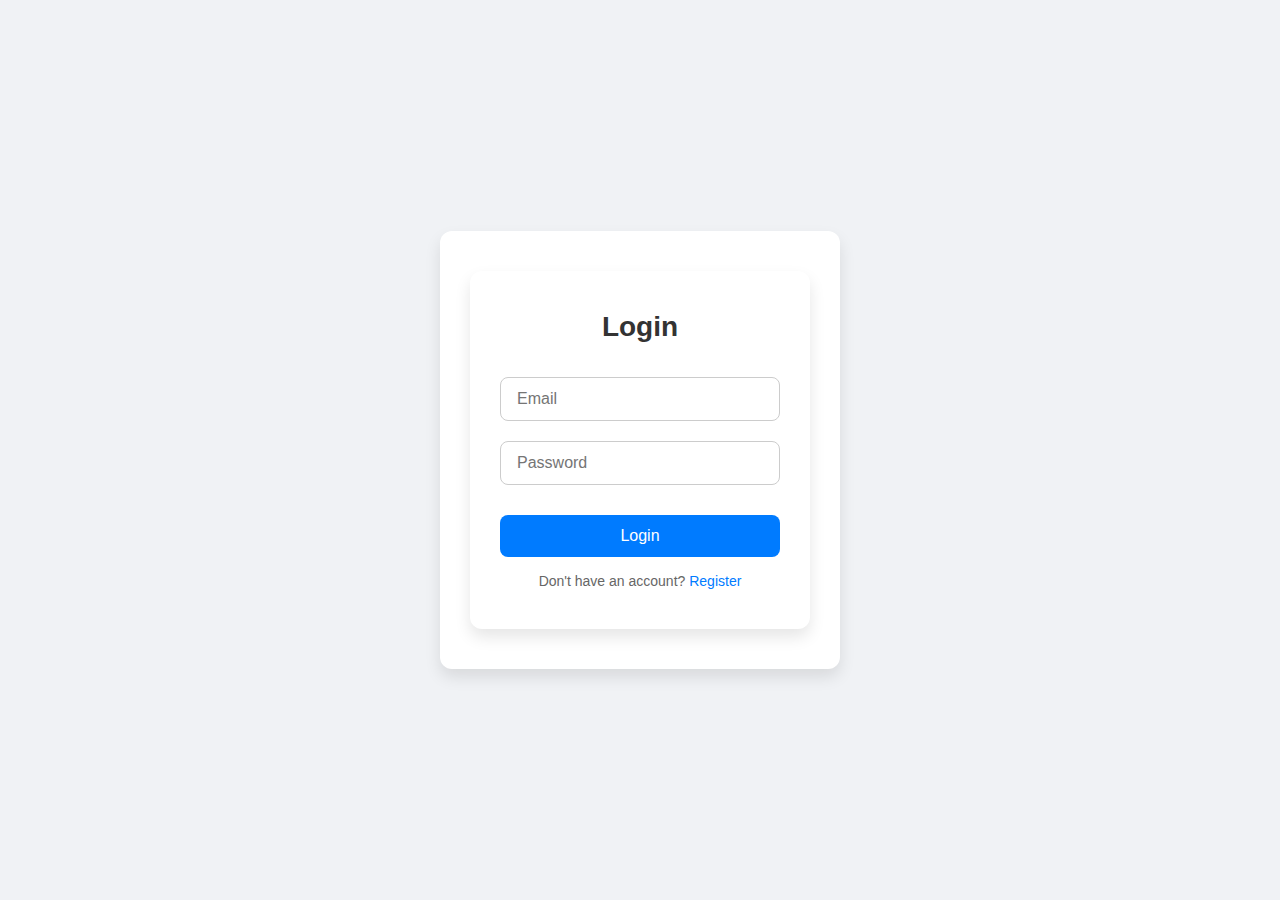
<file: html/index.html>
<!DOCTYPE html>
<html lang="en">
<head>
    <meta charset="UTF-8">
    <meta name="viewport" content="width=device-width, initial-scale=1.0">
    <title>Signin</title>
    <link rel="stylesheet" href="./../css//index.css">
</head>
<body>
    <div class="container">
        <div class="container">
            <h2>Login</h2>
            <input type="email" placeholder="Email" />
            <input type="password" placeholder="Password" />
            <button><a href="./homepage.html">Login</a></button>
            <p>Don't have an account? <a href="./register.html">Register</a></p>
          </div>
    </div>
</body>
</html>
</file>
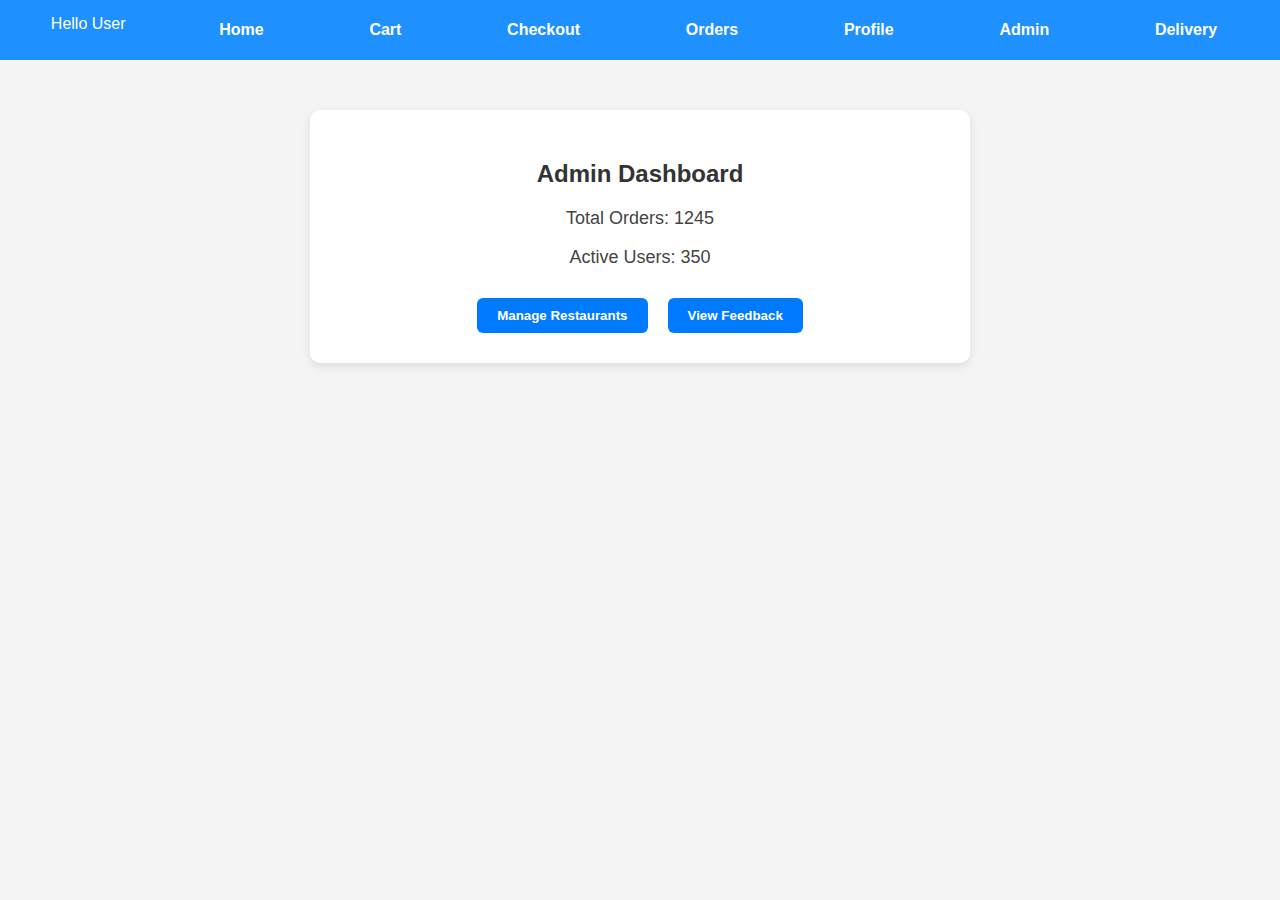
<file: html/admin.html>
<!DOCTYPE html>
<html lang="en">
<head>
  <meta charset="UTF-8" />
  <meta name="viewport" content="width=device-width, initial-scale=1.0"/>
  <title>Admin Page</title>
  <link rel="stylesheet" href="./../css/admin.css" />
</head>
<body>
  <nav class="tab-nav">
    Hello User
    <a href="./homepage.html">Home</a>
    <a href="./cart.html">Cart</a>
    <a href="./checkout.html">Checkout</a>
    <a href="./orderTracking.html">Orders</a>
    <a href="./profile.html">Profile</a>
    <a href="./admin.html">Admin</a>
    <a href="./delivery.html">Delivery</a>
  </nav>

  <div class="container">
    <h2>Admin Dashboard</h2>
    <p>Total Orders: 1245</p>
    <p>Active Users: 350</p>
    <div class="button-group">
      <button class="btn">Manage Restaurants</button>
      <button class="btn">View Feedback</button>
    </div>
  </div>
</body>
</html>
</file>
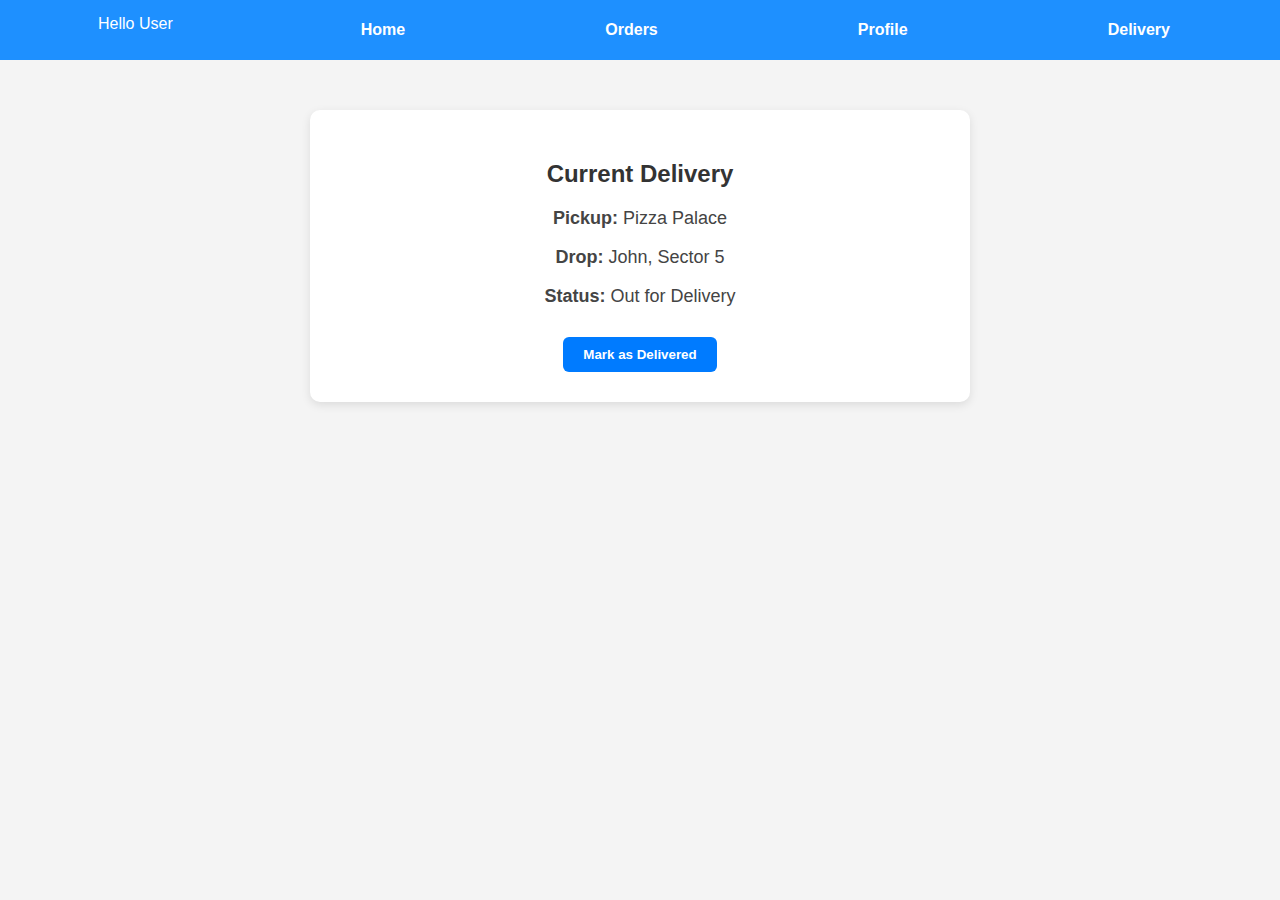
<file: html/delivery.html>
<!DOCTYPE html>
<html lang="en">
<head>
  <meta charset="UTF-8" />
  <meta name="viewport" content="width=device-width, initial-scale=1.0"/>
  <title>Delivery</title>
  <link rel="stylesheet" href="./../css/delivery.css" />
</head>
<body>
  <nav class="tab-nav">
    Hello User
    <a href="./homepage.html">Home</a>
    <a href="./orderTracking.html">Orders</a>
    <a href="./profile.html">Profile</a>
    <a href="./delivery.html">Delivery</a>
  </nav>

  <div class="container">
    <h2>Current Delivery</h2>
    <p><strong>Pickup:</strong> Pizza Palace</p>
    <p><strong>Drop:</strong> John, Sector 5</p>
    <p><strong>Status:</strong> Out for Delivery</p>
    <button class="btn">Mark as Delivered</button>
  </div>
</body>
</html>
</file>
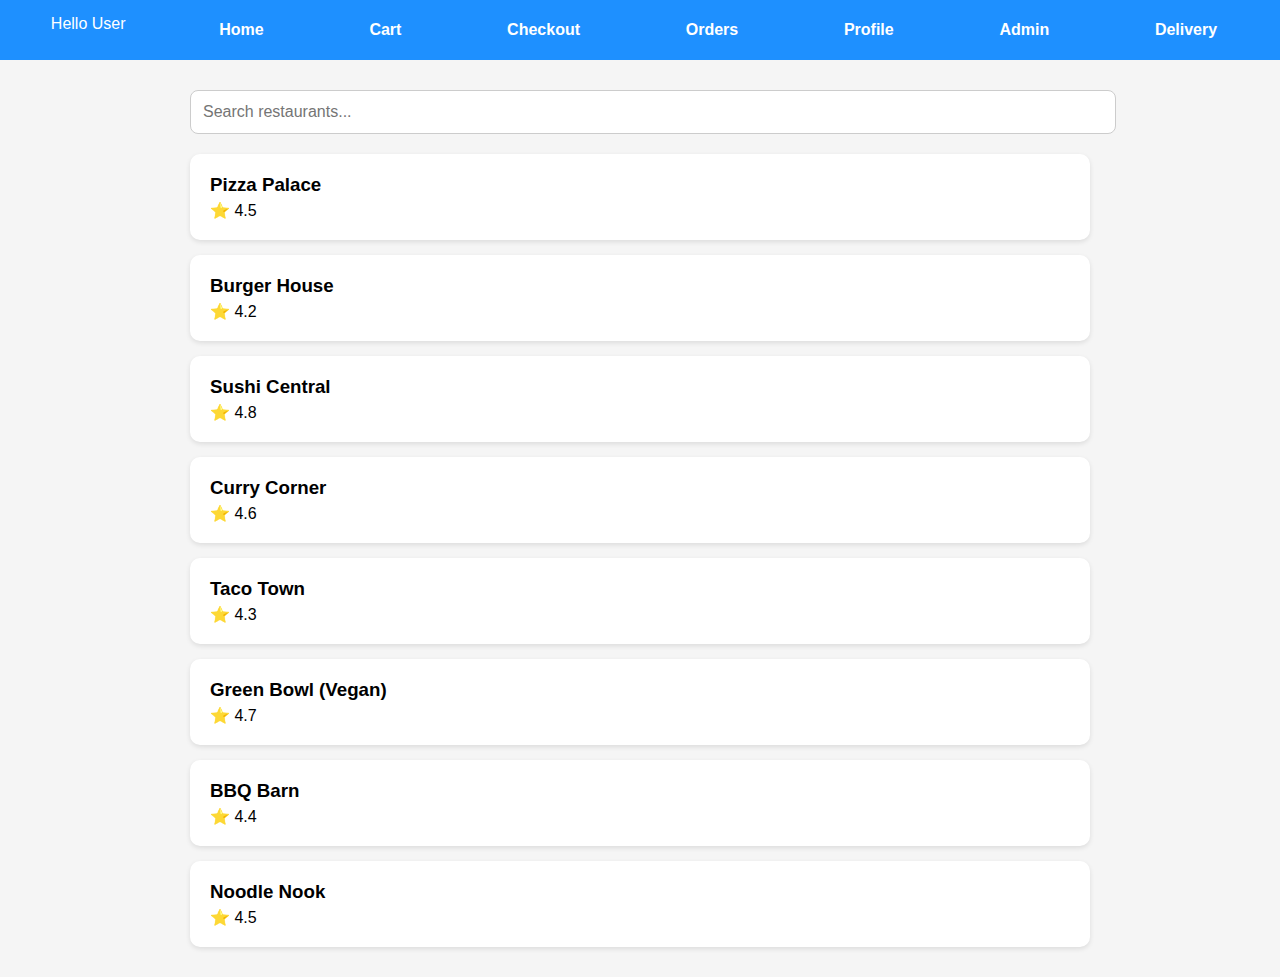
<file: html/homepage.html>
<!DOCTYPE html>
<html lang="en">
<head>
  <meta charset="UTF-8" />
  <meta name="viewport" content="width=device-width, initial-scale=1.0"/>
  <title>Home page</title>
  <link rel="stylesheet" href="./../css/homepage.css" />
</head>
<body>
  <nav class="tab-nav">
    Hello User
    <a href="./homepage.html">Home</a>
    <a href="./cart.html">Cart</a>
    <a href="./checkout.html">Checkout</a>
    <a href="./orderTracking.html">Orders</a>
    <a href="./profile.html">Profile</a>
    <a href="./admin.html">Admin</a>
    <a href="./delivery.html">Delivery</a>
  </nav>

  <div class="container">
    <input type="text" placeholder="Search restaurants..." />

    <a href="./restaurentMenu.html" class="restaurant">
      <h3>Pizza Palace</h3>
      <p>⭐ 4.5</p>
    </a>
    <a href="./restaurentMenu.html" class="restaurant">
      <h3>Burger House</h3>
      <p>⭐ 4.2</p>
    </a>
    <a href="./restaurentMenu.html" class="restaurant">
      <h3>Sushi Central</h3>
      <p>⭐ 4.8</p>
    </a>
    <a href="./restaurentMenu.html" class="restaurant">
      <h3>Curry Corner</h3>
      <p>⭐ 4.6</p>
    </a>
    <a href="./restaurentMenu.html" class="restaurant">
      <h3>Taco Town</h3>
      <p>⭐ 4.3</p>
    </a>
    <a href="./restaurentMenu.html" class="restaurant">
      <h3>Green Bowl (Vegan)</h3>
      <p>⭐ 4.7</p>
    </a>
    <a href="./restaurentMenu.html" class="restaurant">
      <h3>BBQ Barn</h3>
      <p>⭐ 4.4</p>
    </a>
    <a href="./restaurentMenu.html" class="restaurant">
      <h3>Noodle Nook</h3>
      <p>⭐ 4.5</p>
    </a>
  </div>
</body>

</html>
</file>
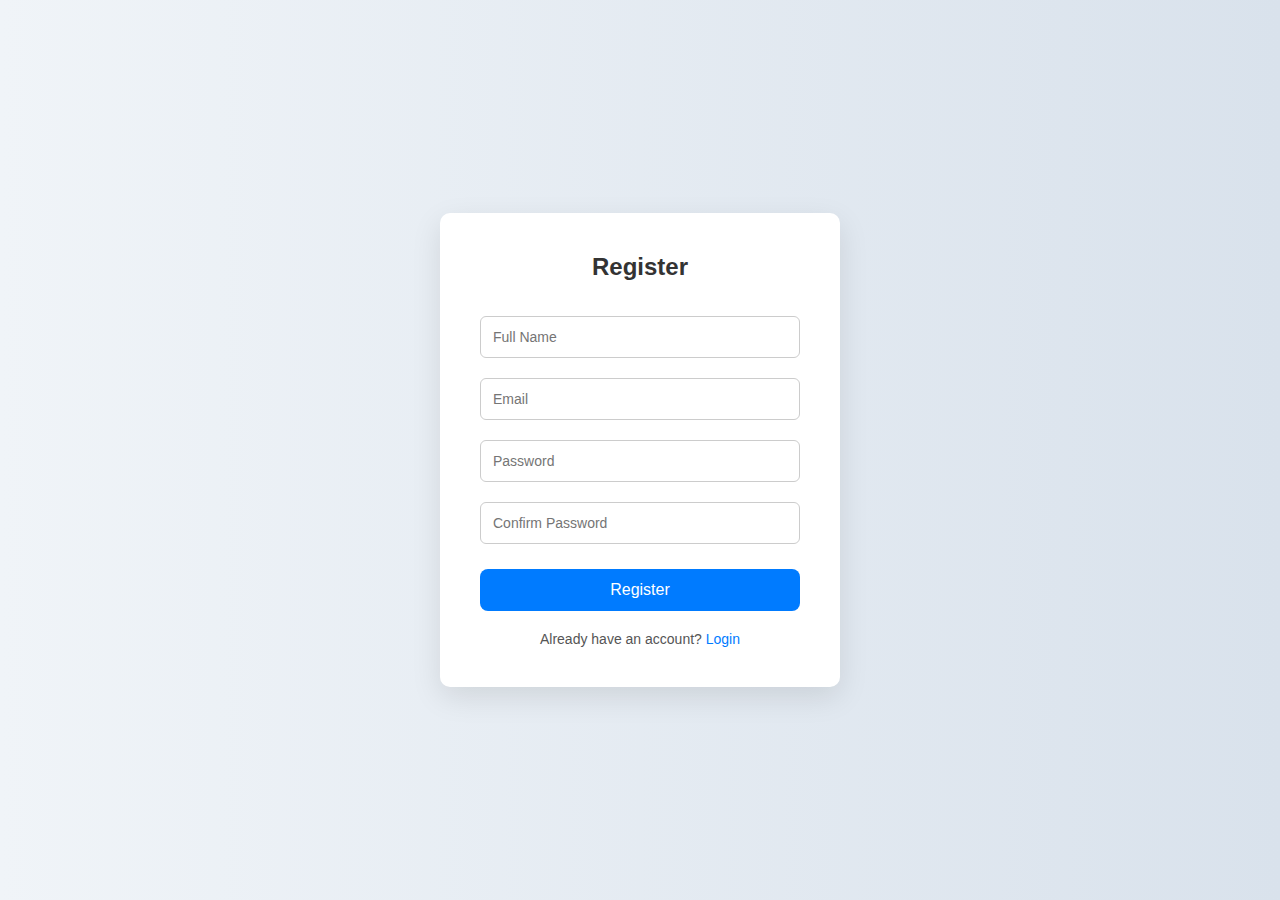
<file: html/register.html>
<!DOCTYPE html>
<html lang="en">
<head>
    <meta charset="UTF-8">
    <meta name="viewport" content="width=device-width, initial-scale=1.0">
    <title>Register</title>
    <link rel="stylesheet" href="./../css//register.css">
</head>
<body>
    <div class="container">
        <h2>Register</h2>
        <input type="text" placeholder="Full Name" />
        <input type="email" placeholder="Email" />
        <input type="password" placeholder="Password" />
        <input type="password" placeholder="Confirm Password" />
        <button>Register</button>
        <p>Already have an account? <a href="./index.html">Login</a></p>
      </div>
</body>
</html>
</file>
<file: css/index.css>
* {
  margin: 0;
  padding: 0;
  box-sizing: border-box;
  font-family: "Segoe UI", Tahoma, Geneva, Verdana, sans-serif;
}

body {
  background: #f0f2f5;
  height: 100vh;
  display: flex;
  justify-content: center;
  align-items: center;
  padding: 20px;
}

.container {
  background: #fff;
  padding: 40px 30px;
  border-radius: 12px;
  box-shadow: 0 8px 16px rgba(0, 0, 0, 0.1);
  width: 100%;
  max-width: 400px;
  text-align: center;
  transition: all 0.3s ease;
}

.container h2 {
  margin-bottom: 24px;
  color: #333;
  font-size: 28px;
}

.container input {
  width: 100%;
  padding: 12px 16px;
  margin: 10px 0;
  border: 1px solid #ccc;
  border-radius: 8px;
  font-size: 16px;
  transition: border-color 0.3s ease;
}

.container input:focus {
  outline: none;
  border-color: #007bff;
}

.container button {
  width: 100%;
  padding: 12px;
  margin-top: 20px;
  background-color: #007bff;
  color: white;
  border: none;
  border-radius: 8px;
  font-size: 16px;
  cursor: pointer;
  transition: background 0.3s ease;
}

.container button:hover {
  background-color: #0056b3;
}

.container button a {
  color: white;
  text-decoration: none;
  display: block;
}

.container p {
  margin-top: 16px;
  font-size: 14px;
  color: #666;
}

.container p a {
  color: #007bff;
  text-decoration: none;
  font-weight: 500;
}

.container p a:hover {
  text-decoration: underline;
}

@media (max-width: 480px) {
  .container {
    padding: 30px 20px;
    box-shadow: none;
    border-radius: 0;
    background: #fff;
  }

  .container h2 {
    font-size: 24px;
  }

  .container input,
  .container button {
    font-size: 15px;
    padding: 10px 14px;
  }

  .container p {
    font-size: 13px;
  }
}
</file>
<file: css/admin.css>
body {
  margin: 0;
  font-family: "Segoe UI", Tahoma, Geneva, Verdana, sans-serif;
  background-color: #f4f4f4;
}

.tab-nav {
  background-color: #1e90ff;
  color: white;
  padding: 15px;
  display: flex;
  flex-wrap: wrap;
  justify-content: space-around;
  gap: 10px;
}

.tab-nav a {
  color: white;
  text-decoration: none;
  font-weight: bold;
  padding: 6px 12px;
  border-radius: 6px;
  transition: background-color 0.3s;
}

.tab-nav a:hover {
  background-color: rgba(255, 255, 255, 0.3);
}

.container {
  max-width: 600px;
  margin: 50px auto;
  background-color: white;
  padding: 30px;
  border-radius: 10px;
  box-shadow: 0 3px 10px rgba(0, 0, 0, 0.1);
  text-align: center;
}

h2 {
  margin-bottom: 20px;
  color: #333;
}

p {
  color: #444;
  font-size: 18px;
  margin-bottom: 10px;
}

.button-group {
  margin-top: 30px;
  display: flex;
  justify-content: center;
  gap: 20px;
}

.btn {
  padding: 10px 20px;
  background-color: #007bff;
  color: white;
  font-weight: bold;
  border: none;
  border-radius: 6px;
  cursor: pointer;
  transition: background-color 0.3s;
}

.btn:hover {
  background-color: #0056b3;
}

@media (max-width: 600px) {
  .tab-nav {
    flex-direction: column;
    align-items: flex-start;
  }

  .button-group {
    flex-direction: column;
    gap: 10px;
  }
}
</file>
<file: css/delivery.css>
body {
    margin: 0;
    font-family: 'Segoe UI', Tahoma, Geneva, Verdana, sans-serif;
    background-color: #f4f4f4;
  }
  
  .tab-nav {
    background-color: #1e90ff;
    color: white;
    padding: 15px;
    display: flex;
    flex-wrap: wrap;
    justify-content: space-around;
    gap: 10px;
  }
  
  .tab-nav a {
    color: white;
    text-decoration: none;
    font-weight: bold;
    padding: 6px 12px;
    border-radius: 6px;
    transition: background-color 0.3s;
  }
  
  .tab-nav a:hover {
    background-color: rgba(255, 255, 255, 0.3);
  }
  
  .container {
    max-width: 600px;
    margin: 50px auto;
    background-color: white;
    padding: 30px;
    border-radius: 10px;
    box-shadow: 0 3px 10px rgba(0, 0, 0, 0.1);
    text-align: center;
  }
  
  h2 {
    margin-bottom: 20px;
    color: #333;
  }
  
  p {
    color: #444;
    font-size: 18px;
    margin-bottom: 10px;
  }
  
  .btn {
    margin-top: 20px;
    padding: 10px 20px;
    background-color: #007BFF;
    color: white;
    font-weight: bold;
    border: none;
    border-radius: 6px;
    cursor: pointer;
    transition: background-color 0.3s;
  }
  
  .btn:hover {
    background-color: #0056b3;
  }
  
  @media (max-width: 600px) {
    .tab-nav {
      flex-direction: column;
      align-items: flex-start;
    }
  }
</file>
<file: css/homepage.css>
body {
  margin: 0;
  font-family: 'Segoe UI', Tahoma, Geneva, Verdana, sans-serif;
  background-color: #f5f5f5;
}

.tab-nav {
  background-color: #1e90ff;
  color: white;
  padding: 15px;
  display: flex;
  flex-wrap: wrap;
  justify-content: space-around;
  gap: 10px;
}

.tab-nav a {
  color: white;
  text-decoration: none;
  font-weight: bold;
  padding: 6px 12px;
  border-radius: 6px;
  transition: background-color 0.3s;
}

.tab-nav a:hover {
  background-color: rgba(255, 255, 255, 0.3);
}

.container {
  max-width: 900px;
  margin: 30px auto;
  padding: 0 20px;
}

.container input[type="text"] {
  width: 100%;
  padding: 12px;
  margin-bottom: 20px;
  border: 1px solid #ccc;
  border-radius: 8px;
  font-size: 16px;
}

.restaurant {
  display: block;
  background-color: white;
  padding: 20px;
  margin-bottom: 15px;
  border-radius: 10px;
  text-decoration: none;
  color: black;
  box-shadow: 0 2px 5px rgba(0, 0, 0, 0.1);
  transition: background-color 0.2s ease;
}

.restaurant:hover {
  background-color: #f0f8ff;
}

.restaurant h3 {
  margin: 0;
}

.restaurant p {
  margin: 5px 0 0;
}

@media (max-width: 600px) {
  .tab-nav {
    flex-direction: column;
    align-items: flex-start;
  }
}
</file>
<file: css/register.css>
* {
  margin: 0;
  padding: 0;
  box-sizing: border-box;
  font-family: "Segoe UI", Tahoma, Geneva, Verdana, sans-serif;
}

body {
  height: 100vh;
  background: linear-gradient(to right, #f0f4f8, #d9e2ec);
  display: flex;
  justify-content: center;
  align-items: center;
}

.container {
  background-color: #ffffff;
  padding: 40px;
  border-radius: 10px;
  box-shadow: 0 10px 30px rgba(0, 0, 0, 0.1);
  width: 100%;
  max-width: 400px;
  text-align: center;
}

h2 {
  margin-bottom: 25px;
  color: #333;
}

input[type="text"],
input[type="email"],
input[type="password"] {
  width: 100%;
  padding: 12px;
  margin: 10px 0;
  border: 1px solid #ccc;
  border-radius: 6px;
  font-size: 14px;
}

button {
  width: 100%;
  padding: 12px;
  background-color: #007bff;
  color: white;
  border: none;
  border-radius: 8px;
  font-size: 16px;
  cursor: pointer;
  margin-top: 15px;
  transition: background-color 0.3s ease;
}

button:hover {
  background-color: #0056b3;
}

p {
  margin-top: 20px;
  font-size: 14px;
  color: #555;
}

a {
  color: #007bff;
  text-decoration: none;
}

a:hover {
  text-decoration: underline;
}

/* Responsive */
@media screen and (max-width: 480px) {
  .container {
    padding: 30px 20px;
  }

  h2 {
    font-size: 22px;
  }

  input,
  button {
    font-size: 15px;
  }
}
</file>
